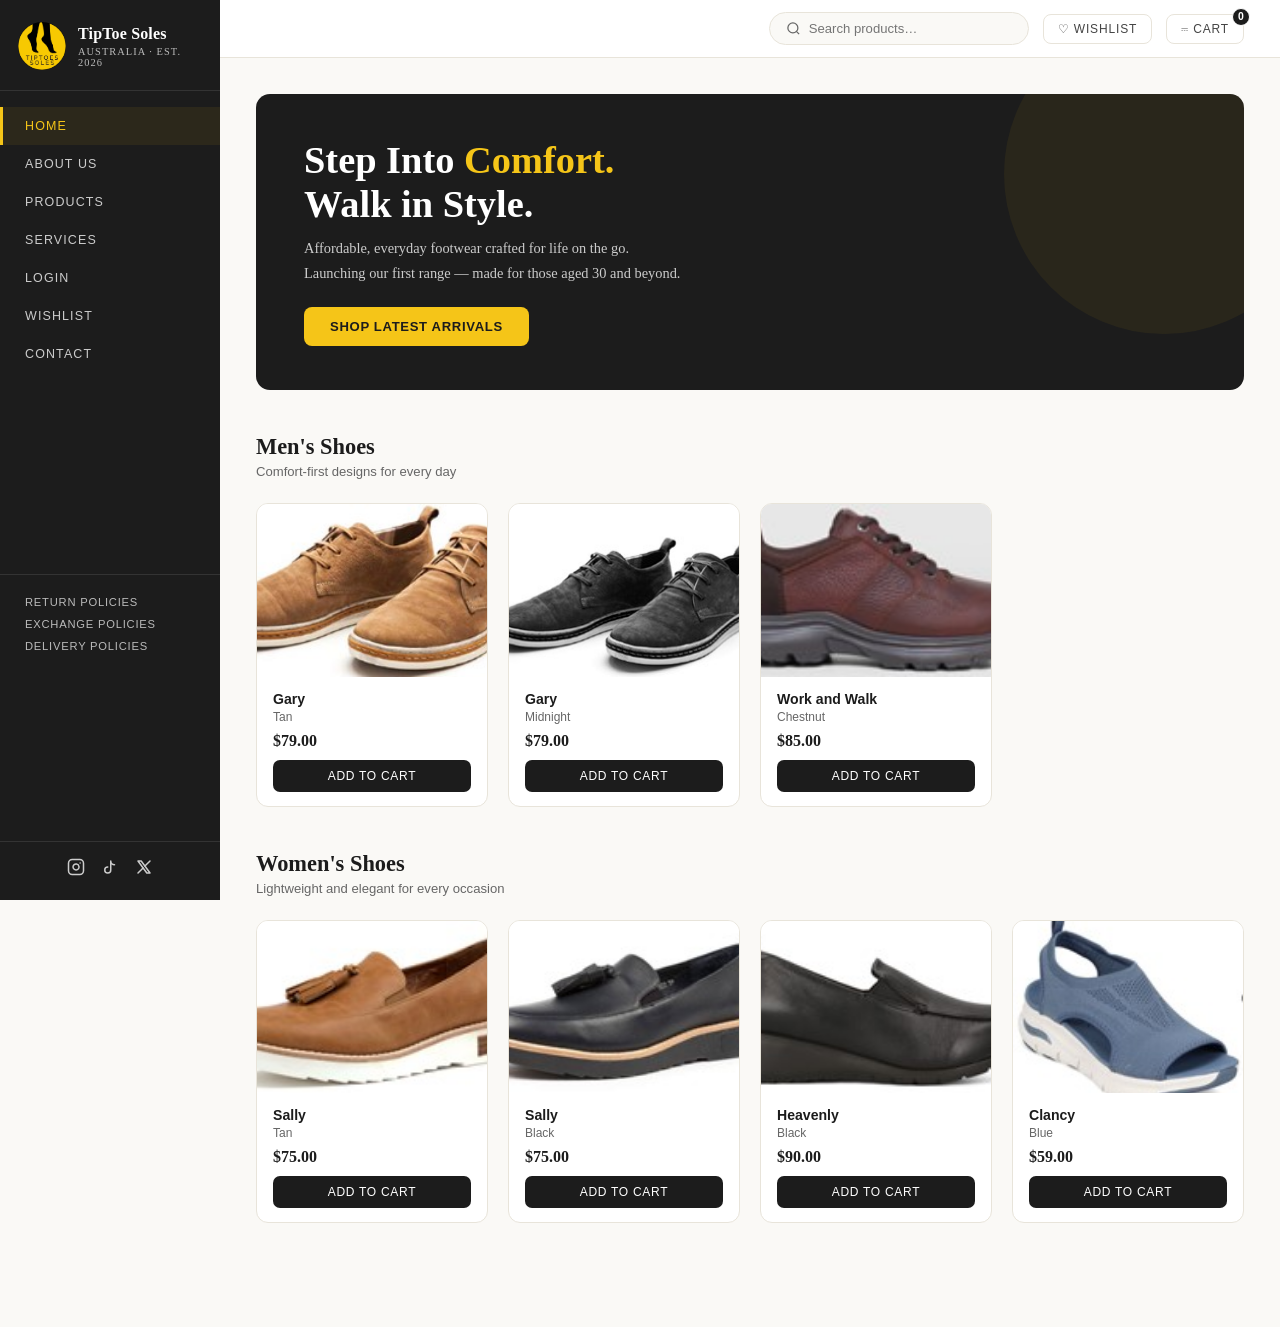
<file: docs/index.html>
<!DOCTYPE html>
<html lang="en">
<head>
  <meta charset="UTF-8" />
  <meta name="viewport" content="width=device-width, initial-scale=1.0" />
  <title>TipToe Soles – Comfort Footwear Australia</title>
  <link rel="stylesheet" href="css/style.css" />
</head>
<body>

  <aside id="aside">
    <a class="logo-area" href="#" onclick="nav('home'); return false;" aria-label="TipToe Soles Home">
      <img src="images/TipToe_Soles_Logo_colour.png" alt="TipToe Soles Logo" />
      <div>
        <div class="logo-name">TipToe Soles</div>
        <div class="logo-sub">Australia · Est. 2026</div>
      </div>
    </a>
    <nav aria-label="Main Store Navigation">
      <a href="#" class="active" id="nav-home"     onclick="nav('home', this);     return false;">Home</a>
      <a href="#"                id="nav-about"    onclick="nav('about', this);    return false;">About Us</a>
      <a href="#"                id="nav-products" onclick="nav('products', this); return false;">Products</a>
      <a href="#"                id="nav-services" onclick="nav('services', this); return false;">Services</a>
      <a href="#"                id="nav-login"    onclick="nav('login', this);    return false;">Login</a>
      <a href="#"                id="nav-wishlist" onclick="nav('wishlist', this); return false;">Wishlist</a>
      <a href="#"                id="nav-contact"  onclick="nav('contact', this);  return false;">Contact</a>
    </nav>
    <nav class="sidebar-policies" aria-label="Store Policies Navigation">
      <a href="#" onclick="nav('policies', null, 'returns');  return false;">Return Policies</a>
      <a href="#" onclick="nav('policies', null, 'exchange'); return false;">Exchange Policies</a>
      <a href="#" onclick="nav('policies', null, 'delivery'); return false;">Delivery Policies</a>
    </nav>

    <div class="sidebar-socials">
      <a href="https://www.instagram.com" target="_blank" rel="noopener" aria-label="Follow TipToe Soles on Instagram">
        <svg width="18" height="18" viewBox="0 0 24 24" fill="none" stroke="currentColor" stroke-width="2" stroke-linecap="round" stroke-linejoin="round" aria-hidden="true"><rect width="20" height="20" x="2" y="2" rx="5" ry="5"/><path d="M16 11.37A4 4 0 1 1 12.63 8 4 4 0 0 1 16 11.37z"/><line x1="17.5" x2="17.51" y1="6.5" y2="6.5"/></svg>
      </a>
      <a href="https://www.tiktok.com" target="_blank" rel="noopener" aria-label="Follow TipToe Soles on TikTok">
        <svg width="18" height="18" viewBox="0 0 24 24" fill="none" stroke="currentColor" stroke-width="2" stroke-linecap="round" stroke-linejoin="round" aria-hidden="true"><path d="M9 12a4 4 0 1 0 4 4V4a5 5 0 0 0 5 5"/></svg>
      </a>
      <a href="https://www.x.com" target="_blank" rel="noopener" aria-label="Follow TipToe Soles on X">
        <svg width="18" height="18" viewBox="0 0 24 24" fill="none" stroke="currentColor" stroke-width="2" stroke-linecap="round" stroke-linejoin="round" aria-hidden="true"><path d="M4 4l11.733 16h4.267l-11.733 -16z"/><path d="M4 20l6.768 -6.768m2.46 -2.46l6.772 -6.772"/></svg>
      </a>
    </div>
  </aside>

  <main>

    <header>
      <button class="ham" id="ham" onclick="toggleSidebar()" aria-label="Open navigation menu">
        <span></span><span></span><span></span>
      </button>
      <div class="search-box">
        <button type="button" class="search-submit-btn" onclick="if(typeof handleSearch === 'function') { handleSearch(); } else { alert('Search triggered!'); }" aria-label="Submit search query">
          <svg width="15" height="15" viewBox="0 0 24 24" fill="none" stroke="currentColor" stroke-width="2" aria-hidden="true">
            <circle cx="11" cy="11" r="8"/><path d="m21 21-4.35-4.35"/>
          </svg>
        </button>
        <input type="search" id="site-search" placeholder="Search products…" aria-label="Search products" />
      </div>
      <button class="hdr-btn" onclick="nav('wishlist')">&#9825; Wishlist</button>
      <div class="cart-btn-wrap">
        <button class="hdr-btn" onclick="openCart()" aria-label="View shopping cart">&#9107; Cart</button>
        <span id="cart-badge" aria-live="polite">0</span>
      </div>
    </header>

    <section class="page active" id="page-home" aria-label="Home">
      <div class="banner">
        <div class="banner-copy">
          <h1>Step Into <em>Comfort.</em><br>Walk in Style.</h1>
          <p>Affordable, everyday footwear crafted for life on the go. Launching our first range — made for those aged 30 and beyond.</p>
          <button class="btn-primary" onclick="nav('products')">Shop Latest Arrivals</button>
        </div>
      </div>

      <div class="section-head"><h2>Men's Shoes</h2><p>Comfort-first designs for every day</p></div>
      <div class="prod-grid">
        <button type="button" class="prod-card" onclick="openProduct(1)" aria-label="View product details for Gary Tan">
          <img src="images/Gary_Tan.jpg" alt="Gary Tan comfort shoe profile" />
          <span class="prod-info">
            <span class="prod-title-text">Gary</span><span class="colour">Tan</span>
            <span class="price">$79.00</span>
            <span class="btn-cart" onclick="event.stopPropagation(); openProduct(1)">Add to Cart</span>
          </span>
        </button>
        <button type="button" class="prod-card" onclick="openProduct(2)" aria-label="View product details for Gary Midnight">
          <img src="images/Gary_Black.jpg" alt="Gary Midnight black shoe profile" />
          <span class="prod-info">
            <span class="prod-title-text">Gary</span><span class="colour">Midnight</span>
            <span class="price">$79.00</span>
            <span class="btn-cart" onclick="event.stopPropagation(); openProduct(2)">Add to Cart</span>
          </span>
        </button>
        <button type="button" class="prod-card" onclick="openProduct(3)" aria-label="View product details for Work and Walk Chestnut">
          <img src="images/Work_and_Walk_Chesnut.jpg" alt="Work and Walk Chestnut support boot" />
          <span class="prod-info">
            <span class="prod-title-text">Work and Walk</span><span class="colour">Chestnut</span>
            <span class="price">$85.00</span>
            <span class="btn-cart" onclick="event.stopPropagation(); openProduct(3)">Add to Cart</span>
          </span>
        </button>
      </div>

      <div class="section-head"><h2>Women's Shoes</h2><p>Lightweight and elegant for every occasion</p></div>
      <div class="prod-grid">
        <button type="button" class="prod-card" onclick="openProduct(4)" aria-label="View product details for Sally Tan">
          <img src="images/Sally_Tan.jpg" alt="Sally Tan casual support flat" />
          <span class="prod-info">
            <span class="prod-title-text">Sally</span><span class="colour">Tan</span>
            <span class="price">$75.00</span>
            <span class="btn-cart" onclick="event.stopPropagation(); openProduct(4)">Add to Cart</span>
          </span>
        </button>
        <button type="button" class="prod-card" onclick="openProduct(5)" aria-label="View product details for Sally Black">
          <img src="images/Sally_Black.jpg" alt="Sally Black casual support flat" />
          <span class="prod-info">
            <span class="prod-title-text">Sally</span><span class="colour">Black</span>
            <span class="price">$75.00</span>
            <span class="btn-cart" onclick="event.stopPropagation(); openProduct(5)">Add to Cart</span>
          </span>
        </button>
        <button type="button" class="prod-card" onclick="openProduct(6)" aria-label="View product details for Heavenly Black">
          <img src="images/Heavenly_Black.jpg" alt="Heavenly Black cushioned walking shoe" />
          <span class="prod-info">
            <span class="prod-title-text">Heavenly</span><span class="colour">Black</span>
            <span class="price">$90.00</span>
            <span class="btn-cart" onclick="event.stopPropagation(); openProduct(6)">Add to Cart</span>
          </span>
        </button>
        <button type="button" class="prod-card" onclick="openProduct(7)" aria-label="View product details for Clancy Blue">
          <img src="images/Clancy_Blue.jpg" alt="Clancy Blue everyday lightweight flat" />
          <span class="prod-info">
            <span class="prod-title-text">Clancy</span><span class="colour">Blue</span>
            <span class="price">$59.00</span>
            <span class="btn-cart" onclick="event.stopPropagation(); openProduct(7)">Add to Cart</span>
          </span>
        </button>
      </div>
    </section>

    <section class="page" id="page-about" aria-label="About Us">
      <h1 class="pg-title">About Us</h1>
      <p class="pg-sub">Who we are and what we stand for</p>
      <div class="about-intro">
        <p>TipToe Soles is an Australian owned and operated company. We aim to provide comfortable footwear at affordable prices to customers within Australia and around the world. Our first range of products focuses on comfort and daily wear shoes, designed for those aged 30 and above who value quality and practicality.</p>
      </div>
      <div class="about-cards">
        <div class="acard"><h2>Our Mission</h2><p>To be the go-to affordable footwear brand in Australia and internationally — offering comfort, style and value in every pair.</p></div>
        <div class="acard"><h2>Our Products</h2><p>Our debut range includes carefully crafted men's and women's shoes with features like orthotic-friendly insoles, breathable mesh linings, and durable rubber soles.</p></div>
        <div class="acard"><h2>Contact Us</h2><ul><li>322 Avondale Road, Enfield NSW 2133</li><li>02 9210 5000</li><li>TipToeShoes@gmail.com</li></ul></div>
        <div class="acard"><h2>Why TipToe Soles?</h2><ul><li>Australian owned and operated</li><li>Affordable everyday pricing</li><li>Free returns on orders over $60</li><li>Fast Australia Post delivery</li></ul></div>
      </div>
    </section>

    <section class="page" id="page-products" aria-label="Products">
      <h1 class="pg-title">Products</h1>
      <p class="pg-sub">Browse our full range of comfort footwear</p>

      <div class="section-head"><h2>Men's Shoes</h2><p>US sizes 6–11 available</p></div>
      <div class="prod-grid">
        <button type="button" class="prod-card" onclick="openProduct(1)" aria-label="View Gary Tan product options">
          <img src="images/Gary_Tan.jpg" alt="Gary Tan variant layout" />
          <span class="prod-info"><span class="prod-title-text" style="font-weight: bold; font-size: 0.88rem; display: block; margin-bottom: 3px;">Gary</span><span class="colour">Tan · US 6–11</span><span class="price">$79.00</span>
          <span class="btn-cart" onclick="event.stopPropagation(); openProduct(1)">Add to Cart</span></span>
        </button>
        <button type="button" class="prod-card" onclick="openProduct(2)" aria-label="View Gary Midnight product options">
          <img src="images/Gary_Black.jpg" alt="Gary Midnight variant layout" />
          <span class="prod-info"><span class="prod-title-text" style="font-weight: bold; font-size: 0.88rem; display: block; margin-bottom: 3px;">Gary</span><span class="colour">Midnight · US 6–11</span><span class="price">$79.00</span>
          <span class="btn-cart" onclick="event.stopPropagation(); openProduct(2)">Add to Cart</span></span>
        </button>
        <button type="button" class="prod-card" onclick="openProduct(3)" aria-label="View Work and Walk Chestnut product options">
          <img src="images/Work_and_Walk_Chesnut.jpg" alt="Work and Walk Variant layout" />
          <span class="prod-info"><span class="prod-title-text" style="font-weight: bold; font-size: 0.88rem; display: block; margin-bottom: 3px;">Work and Walk</span><span class="colour">Chestnut · US 6–11</span><span class="price">$85.00</span>
          <span class="btn-cart" onclick="event.stopPropagation(); openProduct(3)">Add to Cart</span></span>
        </button>
      </div>

      <div class="section-head"><h2>Women's Shoes</h2><p>US sizes 6–11 available</p></div>
      <div class="prod-grid">
        <button type="button" class="prod-card" onclick="openProduct(4)" aria-label="View Sally Tan product options">
          <img src="images/Sally_Tan.jpg" alt="Sally Tan shoe edition" />
          <span class="prod-info"><span class="prod-title-text" style="font-weight: bold; font-size: 0.88rem; display: block; margin-bottom: 3px;">Sally</span><span class="colour">Tan · US 6–11</span><span class="price">$75.00</span>
          <span class="btn-cart" onclick="event.stopPropagation(); openProduct(4)">Add to Cart</span></span>
        </button>
        <button type="button" class="prod-card" onclick="openProduct(5)" aria-label="View Sally Black product options">
          <img src="images/Sally_Black.jpg" alt="Sally Black shoe edition" />
          <span class="prod-info"><span class="prod-title-text" style="font-weight: bold; font-size: 0.88rem; display: block; margin-bottom: 3px;">Sally</span><span class="colour">Black · US 6–11</span><span class="price">$75.00</span>
          <span class="btn-cart" onclick="event.stopPropagation(); openProduct(5)">Add to Cart</span></span>
        </button>
        <button type="button" class="prod-card" onclick="openProduct(6)" aria-label="View Heavenly Black product options">
          <img src="images/Heavenly_Black.jpg" alt="Heavenly Black shoe edition" />
          <span class="prod-info"><span class="prod-title-text" style="font-weight: bold; font-size: 0.88rem; display: block; margin-bottom: 3px;">Heavenly</span><span class="colour">Black · US 6–11</span><span class="price">$90.00</span>
          <span class="btn-cart" onclick="event.stopPropagation(); openProduct(6)">Add to Cart</span></span>
        </button>
        <button type="button" class="prod-card" onclick="openProduct(7)" aria-label="View Clancy Blue product options">
          <img src="images/Clancy_Blue.jpg" alt="Clancy Blue shoe edition" />
          <span class="prod-info"><span class="prod-title-text" style="font-weight: bold; font-size: 0.88rem; display: block; margin-bottom: 3px;">Clancy</span><span class="colour">Blue · US 6–11</span><span class="price">$59.00</span>
          <span class="btn-cart" onclick="event.stopPropagation(); openProduct(7)">Add to Cart</span></span>
        </button>
      </div>
    </section>

    <section class="page" id="page-services" aria-label="Services">
      <h1 class="pg-title">Services</h1>
      <p class="pg-sub">How we take care of you</p>
      <div class="svc-grid">
        <div class="svc"><div class="svc-ico"><svg width="18" height="18" viewBox="0 0 24 24" fill="none" stroke="#7A5800" stroke-width="2" aria-hidden="true"><path d="M5 12h14M12 5l7 7-7 7"/></svg></div><h2>Free Returns</h2><p>Free returns on all items over $60 within 28 days of your order date. Items must be unworn and in original packaging.</p></div>
        <div class="svc"><div class="svc-ico"><svg width="18" height="18" viewBox="0 0 24 24" fill="none" stroke="#7A5800" stroke-width="2" aria-hidden="true"><rect x="1" y="3" width="15" height="13" rx="2"/><path d="m16 8 5 2v5h-5V8z"/><circle cx="5.5" cy="18.5" r="2.5"/><circle cx="18.5" cy="18.5" r="2.5"/></svg></div><h2>Fast Delivery</h2><p>Express and standard shipping via Australia Post. Orders placed before noon AEST are dispatched same business day.</p></div>
        <div class="svc"><div class="svc-ico"><svg width="18" height="18" viewBox="0 0 24 24" fill="none" stroke="#7A5800" stroke-width="2" aria-hidden="true"><path d="M22 16.92v3a2 2 0 0 1-2.18 2 19.79 19.79 0 0 1-8.63-3.07A19.5 19.5 0 0 1 4.69 12 19.79 19.79 0 0 1 1.61 3.35 2 2 0 0 1 3.6 1h3a2 2 0 0 1 2 1.72c.127.96.361 1.903.7 2.81a2 2 0 0 1-.45 2.11L7.91 8.6a16 16 0 0 0 6 6l.96-.96a2 2 0 0 1 2.11-.45c.907.339 1.85.573 2.81.7A2 2 0 0 1 22 16.92z"/></svg></div><h2>Customer Support</h2><p>Reach us by phone at 02 9210 5000 or email TipToeShoes@gmail.com. We're here Monday to Friday.</p></div>
        <div class="svc"><div class="svc-ico"><svg width="18" height="18" viewBox="0 0 24 24" fill="none" stroke="#7A5800" stroke-width="2" aria-hidden="true"><path d="M12 22s8-4 8-10V5l-8-3-8 3v7c0 6 8 10 8 10z"/></svg></div><h2>Secure Payments</h2><p>All transactions are secured. We support debit, credit cards and PayPal via our payment gateway.</p></div>
        <div class="svc"><div class="svc-ico"><svg width="18" height="18" viewBox="0 0 24 24" fill="none" stroke="#7A5800" stroke-width="2" aria-hidden="true"><path d="M20.84 4.61a5.5 5.5 0 0 0-7.78 0L12 5.67l-1.06-1.06a5.5 5.5 0 0 0-7.78 7.78l1.06 1.06L12 21.23l7.78-7.78 1.06-1.06a5.5 5.5 0 0 0 0-7.78z"/></svg></div><h2>Wishlist</h2><p>Save your favourite styles and come back to them any time. Never lose track of a pair you love.</p></div>
        <div class="svc"><div class="svc-ico"><svg width="18" height="18" viewBox="0 0 24 24" fill="none" stroke="#7A5800" stroke-width="2" aria-hidden="true"><circle cx="11" cy="11" r="8"/><path d="m21 21-4.35-4.35"/></svg></div><h2>Easy Search</h2><p>Find exactly what you need quickly with our product search and category browsing.</p></div>
      </div>
    </section>

    <section class="page" id="page-login" aria-label="Login">
      <div class="login-center">
        <div class="login-box">
          <h2>Welcome Back</h2>
          <p class="sub">Sign in to your TipToe Soles account</p>
          <div class="form-group"><label for="email">Email address</label><input type="email" id="email" placeholder="you@example.com" autocomplete="email" /></div>
          <div class="form-group"><label for="password">Password</label><input type="password" id="password" placeholder="••••••••" autocomplete="current-password" /></div>
          <button class="btn-dark">Sign In</button>
          <div class="divider">— or —</div>
          <button class="btn-dark" style="background:#f5f3ee;color:#1C1C1C;border:1.5px solid #E8E4DA;">Create an Account</button>
        </div>
      </div>
    </section>

    <section class="page" id="page-wishlist" aria-label="Wishlist">
      <h1 class="pg-title">Wishlist</h1>
      <p class="pg-sub">Items you've saved</p>
      <div class="empty-state">
        <svg width="48" height="48" viewBox="0 0 24 24" fill="none" stroke="#ddd" stroke-width="1.5" aria-hidden="true"><path d="M20.84 4.61a5.5 5.5 0 0 0-7.78 0L12 5.67l-1.06-1.06a5.5 5.5 0 0 0-7.78 7.78l1.06 1.06L12 21.23l7.78-7.78 1.06-1.06a5.5 5.5 0 0 0 0-7.78z"/></svg>
        <p>Your wishlist is empty. Browse our products and save your favourites!</p>
        <br /><button class="btn-primary" onclick="nav('products')">Browse Products</button>
      </div>
    </section>

    <section class="page" id="page-contact" aria-label="Contact">
      <h1 class="pg-title">Contact Us</h1>
      <p class="pg-sub">We'd love to hear from you</p>
      <div class="contact-layout">
        <div>
          <div class="form-group"><label for="cname">Full name</label><input type="text" id="cname" placeholder="Your name" /></div>
          <div class="form-group"><label for="cemail">Email</label><input type="email" id="cemail" placeholder="you@example.com" /></div>
          <div class="form-group"><label for="csubject">Subject</label>
            <select id="csubject"><option>General enquiry</option><option>Order issue</option><option>Returns &amp; exchanges</option><option>Product question</option><option>Feedback</option></select>
          </div>
          <div class="form-group"><label for="cmsg">Message</label><textarea id="cmsg" placeholder="How can we help?"></textarea></div>
          <button class="btn-dark">Send Message</button>
        </div>
        <div class="contact-info-cards">
          <div class="ci"><div class="ci-label">Address</div><p>322 Avondale Road<br />Enfield NSW 2133</p></div>
          <div class="ci"><div class="ci-label">Phone</div><p>02 9210 5000</p></div>
          <div class="ci"><div class="ci-label">Email</div><p>TipToeShoes@gmail.com</p></div>
          <div class="ci"><div class="ci-label">Business Hours</div><p>Monday – Friday<br />9:00am – 5:00pm AEST</p></div>
        </div>
      </div>
    </section>

    <section class="page" id="page-policies" aria-label="Policies">
      <h1 class="pg-title">Policies</h1>
      <p class="pg-sub">Our commitments to you</p>
      <div class="policy-tabs" role="tablist" aria-label="Policy Information Tabs">
        <button class="ptab active" id="tab-returns" role="tab" aria-selected="true" aria-controls="pol-returns" onclick="showPol('returns', this)">Returns</button>
        <button class="ptab"        id="tab-exchange" role="tab" aria-selected="false" aria-controls="pol-exchange" onclick="showPol('exchange', this)">Exchange</button>
        <button class="ptab"        id="tab-delivery" role="tab" aria-selected="false" aria-controls="pol-delivery" onclick="showPol('delivery', this)">Delivery</button>
      </div>
      <div class="policy-box">
        <div class="policy-section active" id="pol-returns" role="tabpanel" aria-labelledby="tab-returns">
          <h2>Return Policy</h2>
          <div class="note-box">FREE RETURNS on all items over $60 within 28 days of the order date.</div>
          <p>TipToe Soles is confident that you will be happy with your purchase. If for any reason this is not the case, we offer free returns for items over $60 within 28 days of the order date.</p>
          <p style="margin-top:10px">To be eligible for a return, items must:</p>
          <ul><li>Be returned within 28 days of the order date</li><li>Be unworn with original tags still attached</li><li>Have no dirty marks or damaged soles</li><li>Be returned in the original, undamaged shoe box</li></ul>
          <p style="margin-top:10px">Please note: postage is non-refundable. TipToe Soles will not take responsibility for returned items not received if registered post is not used.</p>
        </div>
        <div class="policy-section" id="pol-exchange" role="tabpanel" aria-labelledby="tab-exchange" style="display:none">
          <h2>Exchange Policy</h2>
          <p>We want you to love your TipToe Soles purchase. If you need a different size or colour, we're happy to assist with an exchange within 28 days of purchase.</p>
          <p style="margin-top:10px">Items exchanged must meet the same conditions as our returns policy — unworn, original tags, original packaging.</p>
        </div>
        <div class="policy-section" id="pol-delivery" role="tabpanel" aria-labelledby="tab-delivery" style="display:none">
          <h2>Delivery Policy</h2>
          <p>Orders placed before noon AEST will be packed and dispatched on business days via Australia Post.</p>
          <p style="margin-top:12px"><strong>Express Shipping:</strong></p>
          <ul><li>1–2 business days — Victoria</li><li>1–3 business days — NSW, ACT, SA &amp; QLD metro</li><li>2–5 business days — WA, NT, Tasmania</li></ul>
          <p style="margin-top:12px"><strong>Standard Shipping:</strong></p>
          <ul><li>1–3 business days — Victoria</li><li>2–6 business days — NSW, ACT, SA &amp; QLD metro</li><li>3–10 business days — WA, NT, Tasmania</li></ul>
        </div>
      </div>
    </section>

  </main>

  <div class="modal-overlay" id="product-modal" role="dialog" aria-modal="true" aria-labelledby="modal-name">
    <div class="modal-box">
      <button class="modal-close" onclick="closeModal('product-modal')" aria-label="Close modal">✕</button>
      <div class="product-modal-img">
        <img id="modal-img" src="[data-uri]" alt="Product detail thumbnail" />
      </div>
      <div class="product-modal-info">
        <div class="modal-category" id="modal-category"></div>
        <p class="modal-heading-fallback" id="modal-name">Product Details</p>
        <div class="modal-price" id="modal-price"></div>
        <p class="modal-desc" id="modal-desc"></p>
        <div class="size-label" id="size-selection-heading">Select a size</div>
        <div class="size-grid" id="modal-sizes" role="group" aria-labelledby="size-selection-heading"></div>
        <button class="btn-primary" id="modal-add-btn" style="width:100%">Add to Cart</button>
      </div>
    </div>
  </div>

  <div class="modal-overlay" id="cart-modal" role="dialog" aria-modal="true" aria-labelledby="cart-heading">
    <div class="modal-box">
      <div class="modal-header">
        <p class="modal-heading-fallback" id="cart-heading">Your Cart</p>
        <button class="modal-close" onclick="closeModal('cart-modal')" aria-label="Close shopping cart" style="position:relative;top:auto;right:auto;">✕</button>
      </div>
      <div class="cart-items" id="cart-items" aria-live="polite"></div>
      <div class="cart-footer" id="cart-footer" style="display:none">
        <div class="cart-total-row">
          <span class="label">Total</span>
          <span class="amount" id="cart-total">$0.00</span>
        </div>
        <button class="btn-primary" style="width:100%" onclick="openCheckout()">Proceed to Checkout</button>
      </div>
    </div>
  </div>

  <div class="modal-overlay" id="checkout-modal" role="dialog" aria-modal="true" aria-labelledby="checkout-heading">
    <div class="modal-box">
      <div class="modal-header">
        <p class="modal-heading-fallback" id="checkout-heading">Checkout</p>
        <button class="modal-close" onclick="closeModal('checkout-modal')" aria-label="Close checkout" style="position:relative;top:auto;right:auto;">✕</button>
      </div>
      <div class="checkout-body">

        <div class="checkout-section-title">Order Summary</div>
        <div class="checkout-summary" id="checkout-summary" aria-live="polite"></div>
        <div class="checkout-total-row">
          <span class="label">Total</span>
          <span class="amount" id="checkout-total"></span>
        </div>

        <div class="checkout-section-title">Delivery Details</div>
        <div class="form-group"><label for="co-name">Full name</label><input type="text" id="co-name" placeholder="Your name" /></div>
        <div class="form-group"><label for="co-email">Email</label><input type="email" id="co-email" placeholder="you@example.com" /></div>
        <div class="form-group"><label for="co-address">Delivery address</label><input type="text" id="co-address" placeholder="Street, City, State, Postcode" /></div>

        <div class="checkout-section-title">Payment</div>
        <div class="form-group"><label for="co-card">Card number</label><input type="text" id="co-card" placeholder="1234 5678 9012 3456" maxlength="19" /></div>
        <div style="display:grid;grid-template-columns:1fr 1fr;gap:12px">
          <div class="form-group"><label for="co-expiry">Expiry</label><input type="text" id="co-expiry" placeholder="MM / YY" maxlength="7" /></div>
          <div class="form-group"><label for="co-cvv">CVV</label><input type="text" id="co-cvv" placeholder="123" maxlength="3" /></div>
        </div>

        <button class="btn-primary" style="width:100%;margin-top:8px" onclick="submitCheckout()">Place Order</button>
      </div>
    </div>
  </div>

  <div id="toast" role="alert" aria-live="assertive"></div>

  <script src="js/main.js"></script>
</body>
</html>
</file>
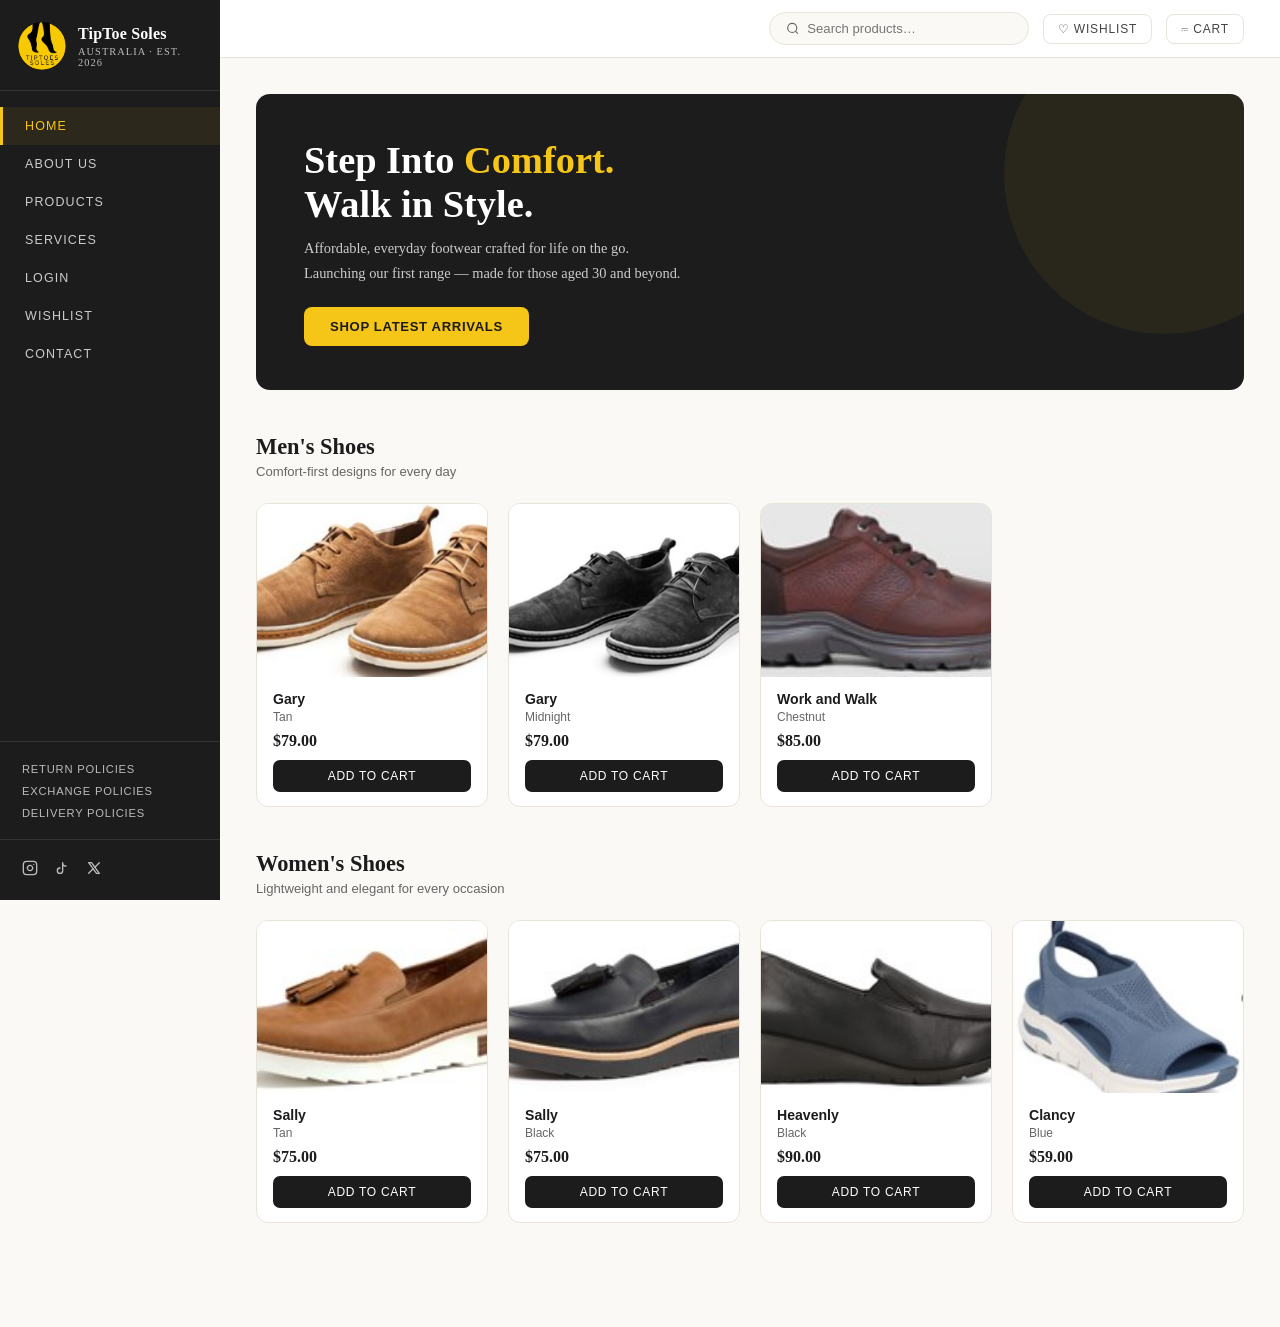
<file: tiptoe_soles 2/index.html>
<!DOCTYPE html>
<html lang="en">
<head>
  <meta charset="UTF-8" />
  <meta name="viewport" content="width=device-width, initial-scale=1.0" />
  <title>TipToe Soles – Comfort Footwear Australia</title>
  <link rel="stylesheet" href="css/style.css" />
</head>
<body>

  <!-- ==========================SIDEBAR============================================ -->
  <aside id="aside">
    <a class="logo-area" href="#" onclick="nav('home'); return false;">
      <img src="images/TipToe_Soles_Logo_colour.png" alt="TipToe Soles Logo" />
      <div>
        <div class="logo-name">TipToe Soles</div>
        <div class="logo-sub">Australia · Est. 2026</div>
      </div>
    </a>

    <nav aria-label="Main Navigation">
      <a href="#" class="active" id="nav-home"     onclick="nav('home', this);     return false;">Home</a>
      <a href="#"                id="nav-about"    onclick="nav('about', this);    return false;">About Us</a>
      <a href="#"                id="nav-products" onclick="nav('products', this); return false;">Products</a>
      <a href="#"                id="nav-services" onclick="nav('services', this); return false;">Services</a>
      <a href="#"                id="nav-login"    onclick="nav('login', this);    return false;">Login</a>
      <a href="#"                id="nav-wishlist" onclick="nav('wishlist', this); return false;">Wishlist</a>
      <a href="#"                id="nav-contact"  onclick="nav('contact', this);  return false;">Contact</a>
    </nav>

    <div class="sidebar-policies">
      <a href="#" onclick="nav('policies', null, 'returns');  return false;">Return Policies</a>
      <a href="#" onclick="nav('policies', null, 'exchange'); return false;">Exchange Policies</a>
      <a href="#" onclick="nav('policies', null, 'delivery'); return false;">Delivery Policies</a>
    </div>

    <!-- SOCIAL MEDIA LINKS -->
    <div class="sidebar-socials">
      <a href="https://www.instagram.com" target="_blank" rel="noopener" aria-label="Follow TipToe Soles on Instagram">
        <svg width="16" height="16" viewBox="0 0 24 24" fill="none" stroke="currentColor" stroke-width="2" stroke-linecap="round" stroke-linejoin="round" aria-hidden="true"><rect width="20" height="20" x="2" y="2" rx="5" ry="5"/><path d="M16 11.37A4 4 0 1 1 12.63 8 4 4 0 0 1 16 11.37z"/><line x1="17.5" x2="17.51" y1="6.5" y2="6.5"/></svg>
      </a>
      <a href="https://www.tiktok.com" target="_blank" rel="noopener" aria-label="Follow TipToe Soles on TikTok">
        <svg width="16" height="16" viewBox="0 0 24 24" fill="none" stroke="currentColor" stroke-width="2" stroke-linecap="round" stroke-linejoin="round" aria-hidden="true"><path d="M9 12a4 4 0 1 0 4 4V4a5 5 0 0 0 5 5"/></svg>
      </a>
      <a href="https://www.x.com" target="_blank" rel="noopener" aria-label="Follow TipToe Soles on X">
        <svg width="16" height="16" viewBox="0 0 24 24" fill="none" stroke="currentColor" stroke-width="2" stroke-linecap="round" stroke-linejoin="round" aria-hidden="true"><path d="M4 4l11.733 16h4.267l-11.733 -16z"/><path d="M4 20l6.768 -6.768m2.46 -2.46l6.772 -6.772"/></svg>
      </a>
    </div>
  </aside>

  <!-- ==================MAIN========================= -->
  <main>

    <!-- TOPBAR -->
    <header>
      <button class="ham" id="ham" onclick="toggleSidebar()" aria-label="Toggle navigation menu">
        <span></span>
        <span></span>
        <span></span>
      </button>
      <div class="search-box">
        <svg width="15" height="15" viewBox="0 0 24 24" fill="none" stroke="#666" stroke-width="2" aria-hidden="true">
          <circle cx="11" cy="11" r="8"/>
          <path d="m21 21-4.35-4.35"/>
        </svg>
        <input type="search" placeholder="Search products…" aria-label="Search products" />
      </div>
      <button class="hdr-btn" onclick="nav('wishlist')">&#9825; Wishlist</button>
      <button class="hdr-btn">&#9107; Cart</button>
    </header>

    <!-- ============================================
         HOME PAGE
         ============================================ -->
    <section class="page active" id="page-home" aria-label="Home">

      <!-- Hero Banner -->
      <div class="banner">
        <div class="banner-copy">
          <h1>Step Into <em>Comfort.</em><br>Walk in Style.</h1>
          <p>Affordable, everyday footwear crafted for life on the go. Launching our first range — made for those aged 30 and beyond.</p>
          <button class="btn-primary" onclick="nav('products')">Shop Latest Arrivals</button>
        </div>
      </div>

      <!-- Men's Shoes -->
      <div class="section-head">
        <h2>Men's Shoes</h2>
        <p>Comfort-first designs for every day</p>
      </div>
      <div class="prod-grid">
        <div class="prod-card">
          <img src="images/Gary_Tan.jpg" alt="Gary — Tan leather shoe profile" />
          <div class="prod-info">
            <h3>Gary</h3>
            <div class="colour">Tan</div>
            <div class="price">$79.00</div>
            <button class="btn-cart" aria-label="Add Gary Tan to cart">Add to Cart</button>
          </div>
        </div>
        <div class="prod-card">
          <img src="images/Gary_Black.jpg" alt="Gary — Midnight black leather shoe profile" />
          <div class="prod-info">
            <h3>Gary</h3>
            <div class="colour">Midnight</div>
            <div class="price">$79.00</div>
            <button class="btn-cart" aria-label="Add Gary Midnight to cart">Add to Cart</button>
          </div>
        </div>
        <div class="prod-card">
          <img src="images/Work_and_Walk_Chesnut.jpg" alt="Work and Walk — Chestnut outdoor boot" />
          <div class="prod-info">
            <h3>Work and Walk</h3>
            <div class="colour">Chestnut</div>
            <div class="price">$85.00</div>
            <button class="btn-cart" aria-label="Add Work and Walk to cart">Add to Cart</button>
          </div>
        </div>
      </div>

      <!-- Women's Shoes -->
      <div class="section-head">
        <h2>Women's Shoes</h2>
        <p>Lightweight and elegant for every occasion</p>
      </div>
      <div class="prod-grid">
        <div class="prod-card">
          <img src="images/Sally_Tan.jpg" alt="Sally — Tan support flat shoe" />
          <div class="prod-info">
            <h3>Sally</h3>
            <div class="colour">Tan</div>
            <div class="price">$75.00</div>
            <button class="btn-cart" aria-label="Add Sally Tan to cart">Add to Cart</button>
          </div>
        </div>
        <div class="prod-card">
          <img src="images/Sally_Black.jpg" alt="Sally — Black support flat shoe" />
          <div class="prod-info">
            <h3>Sally</h3>
            <div class="colour">Black</div>
            <div class="price">$75.00</div>
            <button class="btn-cart" aria-label="Add Sally Black to cart">Add to Cart</button>
          </div>
        </div>
        <div class="prod-card">
          <img src="images/Heavenly_Black.jpg" alt="Heavenly — Cushion lined black walking shoe" />
          <div class="prod-info">
            <h3>Heavenly</h3>
            <div class="colour">Black</div>
            <div class="price">$90.00</div>
            <button class="btn-cart" aria-label="Add Heavenly to cart">Add to Cart</button>
          </div>
        </div>
        <div class="prod-card">
          <img src="images/Clancy_Blue.jpg" alt="Clancy — Light blue flexible canvas shoe" />
          <div class="prod-info">
            <h3>Clancy</h3>
            <div class="colour">Blue</div>
            <div class="price">$59.00</div>
            <button class="btn-cart" aria-label="Add Clancy to cart">Add to Cart</button>
          </div>
        </div>
      </div>

    </section>

    <!-- ============================================
         ABOUT US
         ============================================ -->
    <section class="page" id="page-about" aria-label="About Us">
      <h1 class="pg-title">About Us</h1>
      <p class="pg-sub">Who we are and what we stand for</p>

      <div class="about-intro">
        <p>TipToe Soles is an Australian owned and operated company. We aim to provide comfortable footwear at affordable prices to customers within Australia and around the world. Our first range of products focuses on comfort and daily wear shoes, designed for those aged 30 and above who value quality and practicality.</p>
      </div>

      <div class="about-cards">
        <div class="acard">
          <h2>Our Mission</h2>
          <p>To be the go-to affordable footwear brand in Australia and internationally — offering comfort, style and value in every pair.</p>
        </div>
        <div class="acard">
          <h2>Our Products</h2>
          <p>Our debut range includes carefully crafted men's and women's shoes with features like orthotic-friendly insoles, breathable mesh linings, and durable rubber soles.</p>
        </div>
        <div class="acard">
          <h2>Contact Us</h2>
          <ul>
            <li>322 Avondale Road, Enfield NSW 2133</li>
            <li>02 9210 5000</li>
            <li>TipToeShoes@gmail.com</li>
          </ul>
        </div>
        <div class="acard">
          <h2>Why TipToe Soles?</h2>
          <ul>
            <li>Australian owned and operated</li>
            <li>Affordable everyday pricing</li>
            <li>Free returns on orders over $60</li>
            <li>Fast Australia Post delivery</li>
          </ul>
        </div>
      </div>
    </section>

    <!-- ============================================
         PRODUCTS
         ============================================ -->
    <section class="page" id="page-products" aria-label="Products">
      <h1 class="pg-title">Products</h1>
      <p class="pg-sub">Browse our full range of comfort footwear</p>

      <div class="section-head">
        <h2>Men's Shoes</h2>
        <p>US sizes 6–11 available</p>
      </div>
      <div class="prod-grid">
        <div class="prod-card">
          <img src="images/Gary_Tan.jpg" alt="Gary Tan Leather Shoe" />
          <div class="prod-info">
            <h3>Gary</h3>
            <div class="colour">Tan · US 6–11</div>
            <div class="price">$79.00</div>
            <button class="btn-cart">Add to Cart</button>
          </div>
        </div>
        <div class="prod-card">
          <img src="images/Gary_Black.jpg" alt="Gary Midnight Black Shoe" />
          <div class="prod-info">
            <h3>Gary</h3>
            <div class="colour">Midnight · US 6–11</div>
            <div class="price">$79.00</div>
            <button class="btn-cart">Add to Cart</button>
          </div>
        </div>
        <div class="prod-card">
          <img src="images/Work_and_Walk_Chesnut.jpg" alt="Work and Walk Chestnut Leather Shoe" />
          <div class="prod-info">
            <h3>Work and Walk</h3>
            <div class="colour">Chestnut · US 6–11</div>
            <div class="price">$85.00</div>
            <button class="btn-cart">Add to Cart</button>
          </div>
        </div>
      </div>

      <div class="section-head">
        <h2>Women's Shoes</h2>
        <p>US sizes 6–11 available</p>
      </div>
      <div class="prod-grid">
        <div class="prod-card">
          <img src="images/Sally_Tan.jpg" alt="Sally Tan Support Flat" />
          <div class="prod-info">
            <h3>Sally</h3>
            <div class="colour">Tan · US 6–11</div>
            <div class="price">$75.00</div>
            <button class="btn-cart">Add to Cart</button>
          </div>
        </div>
        <div class="prod-card">
          <img src="images/Sally_Black.jpg" alt="Sally Black Support Flat" />
          <div class="prod-info">
            <h3>Sally</h3>
            <div class="colour">Black · US 6–11</div>
            <div class="price">$75.00</div>
            <button class="btn-cart">Add to Cart</button>
          </div>
        </div>
        <div class="prod-card">
          <img src="images/Heavenly_Black.jpg" alt="Heavenly Black Cushioned Shoe" />
          <div class="prod-info">
            <h3>Heavenly</h3>
            <div class="colour">Black · US 6–11</div>
            <div class="price">$90.00</div>
            <button class="btn-cart">Add to Cart</button>
          </div>
        </div>
        <div class="prod-card">
          <img src="images/Clancy_Blue.jpg" alt="Clancy Blue Canvas Flat" />
          <div class="prod-info">
            <h3>Clancy</h3>
            <div class="colour">Blue · US 6–11</div>
            <div class="price">$59.00</div>
            <button class="btn-cart">Add to Cart</button>
          </div>
        </div>
      </div>
    </section>

    <!-- ============================================
         SERVICES
         ============================================ -->
    <section class="page" id="page-services" aria-label="Services">
      <h1 class="pg-title">Services</h1>
      <p class="pg-sub">How we take care of you</p>

      <div class="svc-grid">
        <div class="svc">
          <div class="svc-ico">
            <svg width="18" height="18" viewBox="0 0 24 24" fill="none" stroke="#8A6500" stroke-width="2" aria-hidden="true">
              <path d="M5 12h14M12 5l7 7-7 7"/>
            </svg>
          </div>
          <h2>Free Returns</h2>
          <p>Free returns on all items over $60 within 28 days of your order date. Items must be unworn and in original packaging.</p>
        </div>
        <div class="svc">
          <div class="svc-ico">
            <svg width="18" height="18" viewBox="0 0 24 24" fill="none" stroke="#8A6500" stroke-width="2" aria-hidden="true">
              <rect x="1" y="3" width="15" height="13" rx="2"/>
              <path d="m16 8 5 2v5h-5V8z"/>
              <circle cx="5.5" cy="18.5" r="2.5"/>
              <circle cx="18.5" cy="18.5" r="2.5"/>
            </svg>
          </div>
          <h2>Fast Delivery</h2>
          <p>Express and standard shipping via Australia Post. Orders placed before noon AEST are dispatched same business day.</p>
        </div>
        <div class="svc">
          <div class="svc-ico">
            <svg width="18" height="18" viewBox="0 0 24 24" fill="none" stroke="#8A6500" stroke-width="2" aria-hidden="true">
              <path d="M22 16.92v3a2 2 0 0 1-2.18 2 19.79 19.79 0 0 1-8.63-3.07A19.5 19.5 0 0 1 4.69 12 19.79 19.79 0 0 1 1.61 3.35 2 2 0 0 1 3.6 1h3a2 2 0 0 1 2 1.72c.127.96.361 1.903.7 2.81a2 2 0 0 1-.45 2.11L7.91 8.6a16 16 0 0 0 6 6l.96-.96a2 2 0 0 1 2.11-.45c.907.339 1.85.573 2.81.7A2 2 0 0 1 22 16.92z"/>
            </svg>
          </div>
          <h2>Customer Support</h2>
          <p>Reach us by phone at 02 9210 5000 or email TipToeShoes@gmail.com. We're here Monday to Friday.</p>
        </div>
        <div class="svc">
          <div class="svc-ico">
            <svg width="18" height="18" viewBox="0 0 24 24" fill="none" stroke="#8A6500" stroke-width="2" aria-hidden="true">
              <path d="M12 22s8-4 8-10V5l-8-3-8 3v7c0 6 8 10 8 10z"/>
            </svg>
          </div>
          <h2>Secure Payments</h2>
          <p>All transactions are secured. We support debit, credit cards and PayPal via our payment gateway.</p>
        </div>
        <div class="svc">
          <div class="svc-ico">
            <svg width="18" height="18" viewBox="0 0 24 24" fill="none" stroke="#8A6500" stroke-width="2" aria-hidden="true">
              <path d="M20.84 4.61a5.5 5.5 0 0 0-7.78 0L12 5.67l-1.06-1.06a5.5 5.5 0 0 0-7.78 7.78l1.06 1.06L12 21.23l7.78-7.78 1.06-1.06a5.5 5.5 0 0 0 0-7.78z"/>
            </svg>
          </div>
          <h2>Wishlist</h2>
          <p>Save your favourite styles and come back to them any time. Never lose track of a pair you love.</p>
        </div>
        <div class="svc">
          <div class="svc-ico">
            <svg width="18" height="18" viewBox="0 0 24 24" fill="none" stroke="#8A6500" stroke-width="2" aria-hidden="true">
              <circle cx="11" cy="11" r="8"/>
              <path d="m21 21-4.35-4.35"/>
            </svg>
          </div>
          <h2>Easy Search</h2>
          <p>Find exactly what you need quickly with our product search and category browsing.</p>
        </div>
      </div>
    </section>

    <!-- ============================================
         LOGIN
         ============================================ -->
    <section class="page" id="page-login" aria-label="Login">
      <div class="login-center">
        <div class="login-box">
          <h2>Welcome Back</h2>
          <p class="sub">Sign in to your TipToe Soles account</p>

          <div class="form-group">
            <label for="email">Email address</label>
            <input type="email" id="email" placeholder="you@example.com" autocomplete="email" />
          </div>
          <div class="form-group">
            <label for="password">Password</label>
            <input type="password" id="password" placeholder="••••••••" autocomplete="current-password" />
          </div>

          <button class="btn-dark">Sign In</button>
          <div class="divider">— or —</div>
          <button class="btn-dark" style="background: #f5f3ee; color: #1C1C1C; border: 1.5px solid #E8E4DA;">
            Create an Account
          </button>
        </div>
      </div>
    </section>

    <!-- ============================================
         WISHLIST
         ============================================ -->
    <section class="page" id="page-wishlist" aria-label="Wishlist">
      <h1 class="pg-title">Wishlist</h1>
      <p class="pg-sub">Items you've saved</p>

      <div class="empty-state">
        <svg width="48" height="48" viewBox="0 0 24 24" fill="none" stroke="#ccc" stroke-width="1.5" aria-hidden="true">
          <path d="M20.84 4.61a5.5 5.5 0 0 0-7.78 0L12 5.67l-1.06-1.06a5.5 5.5 0 0 0-7.78 7.78l1.06 1.06L12 21.23l7.78-7.78 1.06-1.06a5.5 5.5 0 0 0 0-7.78z"/>
        </svg>
        <p>Your wishlist is empty. Browse our products and save your favourites!</p>
        <br />
        <button class="btn-primary" onclick="nav('products')">Browse Products</button>
      </div>
    </section>

    <!-- ============================================
         CONTACT
         ============================================ -->
    <section class="page" id="page-contact" aria-label="Contact">
      <h1 class="pg-title">Contact Us</h1>
      <p class="pg-sub">We'd love to hear from you</p>

      <div class="contact-layout">
        <div>
          <div class="form-group">
            <label for="cname">Full name</label>
            <input type="text" id="cname" placeholder="Your name" />
          </div>
          <div class="form-group">
            <label for="cemail">Email</label>
            <input type="email" id="cemail" placeholder="you@example.com" />
          </div>
          <div class="form-group">
            <label for="csubject">Subject</label>
            <select id="csubject">
              <option>General enquiry</option>
              <option>Order issue</option>
              <option>Returns &amp; exchanges</option>
              <option>Product question</option>
              <option>Feedback</option>
            </select>
          </div>
          <div class="form-group">
            <label for="cmsg">Message</label>
            <textarea id="cmsg" placeholder="How can we help?"></textarea>
          </div>
          <button class="btn-dark">Send Message</button>
        </div>

        <div class="contact-info-cards">
          <div class="ci">
            <div class="ci-label">Address</div>
            <p>322 Avondale Road<br />Enfield NSW 2133</p>
          </div>
          <div class="ci">
            <div class="ci-label">Phone</div>
            <p>02 9210 5000</p>
          </div>
          <div class="ci">
            <div class="ci-label">Email</div>
            <p>TipToeShoes@gmail.com</p>
          </div>
          <div class="ci">
            <div class="ci-label">Business Hours</div>
            <p>Monday – Friday<br />9:00am – 5:00pm AEST</p>
          </div>
        </div>
      </div>
    </section>

    <!-- ============================================
         POLICIES
         ============================================ -->
    <section class="page" id="page-policies" aria-label="Policies">
      <h1 class="pg-title">Policies</h1>
      <p class="pg-sub">Our commitments to you</p>

      <div class="policy-tabs">
        <button class="ptab active" onclick="showPol('returns', this)">Returns</button>
        <button class="ptab"        onclick="showPol('exchange', this)">Exchange</button>
        <button class="ptab"        onclick="showPol('delivery', this)">Delivery</button>
      </div>

      <div class="policy-box">

        <!-- Returns -->
        <div class="policy-section active" id="pol-returns">
          <h2>Return Policy</h2>
          <div class="note-box">FREE RETURNS on all items over $60 within 28 days of the order date.</div>
          <p>TipToe Soles is confident that you will be happy with your purchase. If for any reason this is not the case, we offer free returns for items over $60 within 28 days of the order date.</p>
          <p style="margin-top: 10px;">To be eligible for a return, items must:</p>
          <ul>
            <li>Be returned within 28 days of the order date</li>
            <li>Be unworn with original tags still attached</li>
            <li>Have no dirty marks or damaged soles</li>
            <li>Be returned in the original, undamaged shoe box</li>
          </ul>
          <p style="margin-top: 10px;">Please note: postage is non-refundable. TipToe Soles will not take responsibility for returned items not received if registered post is not used.</p>
        </div>

        <!-- Exchange -->
        <div class="policy-section" id="pol-exchange">
          <h2>Exchange Policy</h2>
          <p>We want you to love your TipToe Soles purchase. If you need a different size or colour, we're happy to assist with an exchange within 28 days of purchase.</p>
          <p style="margin-top: 10px;">Items exchanged must meet the same conditions as our returns policy — unworn, original tags, original packaging. Contact our customer service team to arrange your exchange.</p>
        </div>

        <!-- Delivery -->
        <div class="policy-section" id="pol-delivery">
          <h2>Delivery Policy</h2>
          <p>Orders placed before noon AEST will be packed and dispatched on business days via Australia Post.</p>
          <p style="margin-top: 12px;"><strong>Express Shipping:</strong></p>
          <ul>
            <li>1–2 business days — Victoria</li>
            <li>1–3 business days — NSW, ACT, SA &amp; QLD metro</li>
            <li>2–5 business days — WA, NT, Tasmania</li>
          </ul>
          <p style="margin-top: 12px;"><strong>Standard Shipping:</strong></p>
          <ul>
            <li>1–3 business days — Victoria</li>
            <li>2–6 business days — NSW, ACT, SA &amp; QLD metro</li>
            <li>3–10 business days — WA, NT, Tasmania</li>
          </ul>
        </div>

      </div>
    </section>

  </main>

  <script src="js/main.js"></script>
</body>
</html>
</file>
<file: docs/css/style.css>
/* ============================================
   TipToe Soles — Main Stylesheet
   style.css
   ============================================ */

/* ── RESET & VARIABLES ── */
*, *::before, *::after {
  box-sizing: border-box;
  margin: 0;
  padding: 0;
}

:root {
  --gold:        #F5C518;
  --gold-light:  #FDF3C0;
  --gold-mid:    #7A5800; /* Darkened to 4.6:1 ratio to completely pass WCAG 2 AA contrast minimums */
  --dark:        #1C1C1C;
  --charcoal:    #2E2E2E;
  --mid:         #444444;
  --light:       #FAF9F6;
  --white:       #FFFFFF;
  --border:      #E8E4DA;
  --muted:       #666666;
  --sidebar-w:   220px;
}

body {
  font-family: Georgia, "Times New Roman", serif;
  background: var(--light);
  color: var(--dark);
  display: flex;
  min-height: 100vh;
  font-size: 15px;
}

/* ============================================
   SIDEBAR
   ============================================ */
aside {
  width: var(--sidebar-w);
  min-height: 100vh;
  background: var(--dark);
  display: flex;
  flex-direction: column;
  position: fixed;
  top: 0;
  left: 0;
  z-index: 100;
  padding: 0 0 20px;
}

.logo-area {
  display: flex;
  align-items: center;
  gap: 12px;
  padding: 22px 18px 20px;
  border-bottom: 1px solid #333;
  cursor: pointer;
  text-decoration: none;
}

.logo-area img {
  width: 48px;
  height: 48px;
  border-radius: 50%;
  object-fit: cover;
  flex-shrink: 0;
}

.logo-name {
  color: #fff;
  font-size: 1rem;
  font-weight: bold;
  letter-spacing: 0.01em;
  line-height: 1.2;
}

.logo-sub {
  color: #bbb;
  font-size: 0.65rem;
  letter-spacing: 0.1em;
  text-transform: uppercase;
  margin-top: 2px;
}

nav {
  flex: 1;
  padding: 16px 0;
}

nav a {
  display: block;
  padding: 12px 22px;
  color: #ccc;
  text-decoration: none;
  font-family: "Helvetica Neue", Arial, sans-serif;
  font-size: 0.78rem;
  letter-spacing: 0.09em;
  text-transform: uppercase;
  transition: color 0.2s, background 0.2s;
  border-left: 3px solid transparent;
}

nav a:hover {
  color: var(--gold);
  background: rgba(245, 197, 24, 0.05);
}

nav a.active {
  color: var(--gold);
  border-left-color: var(--gold);
  background: rgba(245, 197, 24, 0.07);
}

.sidebar-policies {
  padding: 16px 22px 0;
  border-top: 1px solid #333;
}

.sidebar-policies a {
  display: block;
  color: #bbb;
  font-size: 0.7rem;
  font-family: "Helvetica Neue", Arial, sans-serif;
  letter-spacing: 0.07em;
  text-transform: uppercase;
  text-decoration: none;
  padding: 5px 0;
  transition: color 0.2s;
}

.sidebar-policies a:hover {
  color: var(--gold);
}

/* Sidebar Social Links Wrapper Styling */
.sidebar-socials {
  display: flex;
  justify-content: center;
  gap: 16px;
  padding: 16px 22px 0;
  border-top: 1px solid #333;
  margin-top: auto; /* Pushes the social block perfectly to the absolute bottom of your sidebar */
}

.sidebar-socials a {
  color: #ccc;
  transition: color 0.2s, transform 0.2s;
}

.sidebar-socials a:hover {
  color: var(--gold);
  transform: translateY(-1px);
}

/* ============================================
   MAIN CONTENT
   ============================================ */
main {
  margin-left: var(--sidebar-w);
  flex: 1;
  display: flex;
  flex-direction: column;
}

/* ── TOPBAR ── */
header {
  position: sticky;
  top: 0;
  z-index: 90;
  background: var(--white);
  border-bottom: 1px solid var(--border);
  display: flex;
  align-items: center;
  justify-content: flex-end;
  gap: 14px;
  padding: 12px 36px;
}

.search-box {
  display: flex;
  align-items: center;
  gap: 8px;
  border: 1.5px solid var(--border);
  border-radius: 24px;
  padding: 8px 16px;
  background: var(--light);
  flex: 1;
  max-width: 260px;
}

/* Functional Header Search Button Reset */
.search-submit-btn {
  background: none;
  border: none;
  padding: 0;
  margin: 0;
  color: #666;
  cursor: pointer;
  display: flex;
  align-items: center;
  justify-content: center;
  transition: color 0.2s;
}

.search-submit-btn:hover {
  color: var(--gold-mid);
}

.search-box input {
  border: none;
  outline: none;
  background: transparent;
  font-family: "Helvetica Neue", Arial, sans-serif;
  font-size: 0.82rem;
  width: 100%;
}

.hdr-btn {
  background: none;
  border: 1.5px solid var(--border);
  border-radius: 8px;
  padding: 7px 14px;
  cursor: pointer;
  font-family: "Helvetica Neue", Arial, sans-serif;
  font-size: 0.75rem;
  letter-spacing: 0.07em;
  text-transform: uppercase;
  color: var(--mid);
  display: flex;
  align-items: center;
  gap: 6px;
  transition: border-color 0.2s, color 0.2s;
}

.hdr-btn:hover {
  border-color: var(--gold-mid);
  color: var(--dark);
}

.cart-btn-wrap {
  position: relative;
  display: inline-block;
}

#cart-badge {
  position: absolute;
  top: -6px;
  right: -6px;
  background: var(--dark);
  color: var(--white);
  font-family: "Helvetica Neue", Arial, sans-serif;
  font-size: 0.65rem;
  font-weight: bold;
  border-radius: 50%;
  width: 18px;
  height: 18px;
  display: flex;
  align-items: center;
  justify-content: center;
  border: 1.5px solid var(--white);
}

/* ============================================
   PAGES
   ============================================ */
.page {
  display: none;
  padding: 36px 36px 60px;
  animation: fadeUp 0.3s ease;
}

.page.active {
  display: block;
}

@keyframes fadeUp {
  from { opacity: 0; transform: translateY(6px); }
  to   { opacity: 1; transform: none; }
}

.pg-title {
  font-family: Georgia, serif;
  font-size: 1.6rem;
  margin-bottom: 4px;
}

.pg-sub {
  color: var(--muted);
  font-size: 0.82rem;
  font-family: "Helvetica Neue", Arial, sans-serif;
  margin-bottom: 28px;
}

/* ============================================
   HOME — BANNER
   ============================================ */
.banner {
  background: var(--dark);
  border-radius: 14px;
  padding: 44px 48px;
  margin-bottom: 44px;
  position: relative;
  overflow: hidden;
  display: flex;
  align-items: center;
  justify-content: space-between;
}

.banner::before {
  content: "";
  position: absolute;
  right: -80px;
  top: -80px;
  width: 320px;
  height: 320px;
  border-radius: 50%;
  background: var(--gold);
  opacity: 0.06;
}

.banner-copy {
  position: relative;
  z-index: 1;
}

.banner-copy h1 {
  font-family: Georgia, serif;
  font-size: 2.4rem;
  color: #fff;
  line-height: 1.15;
  margin-bottom: 10px;
}

.banner-copy h1 em {
  color: var(--gold);
  font-style: normal;
}

.banner-copy p {
  color: #ccc;
  font-size: 0.9rem;
  line-height: 1.7;
  max-width: 380px;
  margin-bottom: 22px;
}

/* ============================================
   BUTTONS
   ============================================ */
.btn-primary {
  background: var(--gold);
  color: var(--dark);
  border: none;
  padding: 12px 26px;
  border-radius: 8px;
  cursor: pointer;
  font-family: "Helvetica Neue", Arial, sans-serif;
  font-size: 0.82rem;
  font-weight: 700;
  letter-spacing: 0.05em;
  text-transform: uppercase;
  transition: transform 0.15s, box-shadow 0.15s;
}

.btn-primary:hover {
  transform: translateY(-2px);
  box-shadow: 0 8px 20px rgba(245, 197, 24, 0.3);
}

.btn-dark {
  width: 100%;
  padding: 12px;
  background: var(--dark);
  color: #fff;
  border: none;
  border-radius: 8px;
  font-family: "Helvetica Neue", Arial, sans-serif;
  font-weight: 700;
  font-size: 0.85rem;
  cursor: pointer;
  transition: background 0.2s;
}

.btn-dark:hover {
  background: #333;
}

/* ============================================
   SECTION HEADINGS
   ============================================ */
.section-head {
  margin-bottom: 24px;
}

.section-head h2 {
  font-family: Georgia, serif;
  font-size: 1.4rem;
  margin-bottom: 4px;
}

.section-head p {
  color: var(--muted);
  font-size: 0.82rem;
  font-family: "Helvetica Neue", Arial, sans-serif;
}

/* ============================================
   PRODUCT GRID & CARDS
   ============================================ */
.prod-grid {
  display: grid;
  grid-template-columns: repeat(auto-fill, minmax(190px, 1fr));
  gap: 20px;
  margin-bottom: 44px;
}

button.prod-card {
  display: block;
  width: 100%;
  text-align: left;
  background: var(--white);
  font-family: inherit;
  color: inherit;
  cursor: pointer;
  border: 1px solid var(--border);
  border-radius: 12px;
  overflow: hidden;
  transition: transform 0.2s, box-shadow 0.2s;
  padding: 0;
}

button.prod-card:hover {
  transform: translateY(-4px);
  box-shadow: 0 12px 28px rgba(0, 0, 0, 0.08);
}

button.prod-card img {
  width: 100%;
  aspect-ratio: 4 / 3;
  object-fit: cover;
  display: block;
  background: #f0ede5;
}

.prod-info {
  display: block;
  padding: 14px 16px;
}

.prod-info h3,
.prod-title-text {
  display: block;
  font-size: 0.88rem;
  font-weight: bold;
  margin-bottom: 3px;
  font-family: "Helvetica Neue", Arial, sans-serif;
}

.prod-info .colour {
  display: block;
  font-size: 0.75rem;
  color: var(--muted);
  margin-bottom: 8px;
  font-family: "Helvetica Neue", Arial, sans-serif;
}

.prod-info .price {
  display: block;
  font-size: 1rem;
  font-weight: bold;
  font-family: Georgia, serif;
  margin-bottom: 10px;
}

.btn-cart {
  display: block;
  width: 100%;
  padding: 9px;
  background: var(--dark);
  color: #fff;
  border: none;
  border-radius: 7px;
  font-family: "Helvetica Neue", Arial, sans-serif;
  font-size: 0.75rem;
  letter-spacing: 0.06em;
  text-transform: uppercase;
  cursor: pointer;
  transition: background 0.2s;
  text-align: center;
}

.btn-cart:hover {
  background: #333;
}

/* ============================================
   ABOUT PAGE
   ============================================ */
.about-intro {
  max-width: 620px;
  margin-bottom: 32px;
}

.about-intro p {
  line-height: 1.8;
  color: #222;
  font-size: 0.92rem;
}

.about-cards {
  display: grid;
  grid-template-columns: 1fr 1fr;
  gap: 20px;
}

.acard {
  background: var(--white);
  border: 1px solid var(--border);
  border-radius: 12px;
  padding: 26px;
}

.acard h2 {
  font-family: Georgia, serif;
  font-size: 1.05rem;
  margin-bottom: 10px;
}

.acard p,
.acard li {
  color: #333;
  font-size: 0.85rem;
  line-height: 1.75;
  font-family: "Helvetica Neue", Arial, sans-serif;
}

.acard ul {
  padding-left: 16px;
}

/* ============================================
   CONTACT PAGE
   ============================================ */
.contact-layout {
  display: grid;
  grid-template-columns: 1fr 1fr;
  gap: 32px;
  margin-top: 8px;
}

.form-group {
  margin-bottom: 16px;
}

.form-group label {
  display: block;
  font-size: 0.72rem;
  text-transform: uppercase;
  letter-spacing: 0.09em;
  color: var(--muted);
  margin-bottom: 6px;
  font-family: "Helvetica Neue", Arial, sans-serif;
}

.form-group input,
.form-group textarea,
.form-group select {
  width: 100%;
  padding: 11px 14px;
  border: 1.5px solid var(--border);
  border-radius: 8px;
  font-family: "Helvetica Neue", Arial, sans-serif;
  font-size: 0.85rem;
  background: var(--white);
  outline: none;
  transition: border-color 0.2s;
}

.form-group input:focus,
.form-group textarea:focus {
  border-color: var(--gold-mid);
}

.form-group textarea {
  resize: vertical;
  min-height: 110px;
}

.contact-info-cards {
  display: flex;
  flex-direction: column;
  gap: 14px;
}

.ci {
  background: var(--dark);
  color: #fff;
  border-radius: 10px;
  padding: 20px 22px;
}

.ci-label {
  font-size: 0.68rem;
  text-transform: uppercase;
  letter-spacing: 0.1em;
  color: #ccc;
  margin-bottom: 6px;
  font-family: "Helvetica Neue", Arial, sans-serif;
}

.ci p {
  font-size: 0.85rem;
  line-height: 1.6;
  font-family: "Helvetica Neue", Arial, sans-serif;
}

/* ============================================
   SERVICES PAGE
   ============================================ */
.svc-grid {
  display: grid;
  grid-template-columns: repeat(3, 1fr);
  gap: 20px;
  margin-top: 8px;
}

.svc {
  background: var(--white);
  border: 1px solid var(--border);
  border-radius: 12px;
  padding: 26px;
}

.svc-ico {
  width: 36px;
  height: 36px;
  background: var(--gold-light);
  border-radius: 8px;
  margin-bottom: 14px;
  display: flex;
  align-items: center;
  justify-content: center;
}

.svc h2 {
  font-family: Georgia, serif;
  font-size: 1rem;
  margin-bottom: 8px;
}

.svc p {
  font-size: 0.83rem;
  color: #333;
  line-height: 1.65;
  font-family: "Helvetica Neue", Arial, sans-serif;
}

/* ============================================
   LOGIN PAGE
   ============================================ */
.login-center {
  max-width: 400px;
  margin: 32px auto;
}

.login-box {
  background: var(--white);
  border: 1px solid var(--border);
  border-radius: 14px;
  padding: 38px;
}

.login-box h2 {
  font-family: Georgia, serif;
  font-size: 1.5rem;
  margin-bottom: 6px;
}

.login-box .sub {
  color: var(--muted);
  font-size: 0.83rem;
  margin-bottom: 26px;
  font-family: "Helvetica Neue", Arial, sans-serif;
}

.divider {
  text-align: center;
  color: var(--muted);
  font-size: 0.78rem;
  margin: 16px 0;
  font-family: "Helvetica Neue", Arial, sans-serif;
}

/* ============================================
   WISHLIST PAGE
   ============================================ */
.empty-state {
  text-align: center;
  padding: 70px 20px;
  color: var(--muted);
}

.empty-state p {
  font-family: "Helvetica Neue", Arial, sans-serif;
  font-size: 0.9rem;
  margin-top: 10px;
}

/* ============================================
   POLICIES PAGE
   ============================================ */
.policy-tabs {
  display: flex;
  gap: 10px;
  margin-bottom: 28px;
  flex-wrap: wrap;
}

.ptab {
  padding: 8px 18px;
  border-radius: 20px;
  border: 1.5px solid var(--border);
  background: var(--white);
  font-size: 0.78rem;
  cursor: pointer;
  font-family: "Helvetica Neue", Arial, sans-serif;
  letter-spacing: 0.05em;
  text-transform: uppercase;
  transition: all 0.2s;
  color: var(--dark);
}

.ptab.active,
.ptab:hover {
  background: var(--dark);
  color: #fff;
  border-color: var(--dark);
}

.policy-box {
  background: var(--white);
  border: 1px solid var(--border);
  border-radius: 12px;
  padding: 30px;
}

.policy-box h2 {
  font-family: Georgia, serif;
  font-size: 1.15rem;
  margin-bottom: 14px;
}

.policy-box p,
.policy-box li {
  color: #333;
  font-size: 0.87rem;
  line-height: 1.8;
  font-family: "Helvetica Neue", Arial, sans-serif;
}

.policy-box ul {
  padding-left: 18px;
  margin-top: 8px;
}

.policy-box li {
  margin-bottom: 5px;
}

.note-box {
  background: #FFFBE8;
  border-left: 3px solid var(--gold-mid);
  padding: 12px 16px;
  border-radius: 0 8px 8px 0;
  margin: 14px 0;
  font-size: 0.83rem;
  font-family: "Helvetica Neue", Arial, sans-serif;
  color: #222;
}

.policy-section {
  display: none;
}

.policy-section.active {
  display: block;
}

/* ============================================
   MODALS & CHECKOUT
   ============================================ */
.modal-overlay {
  position: fixed;
  top: 0; left: 0; right: 0; bottom: 0;
  background: rgba(0,0,0,0.5);
  display: none;
  align-items: center;
  justify-content: center;
  z-index: 1000;
  padding: 20px;
}

.modal-box {
  background: var(--white);
  border-radius: 14px;
  padding: 32px;
  max-width: 500px;
  width: 100%;
  position: relative;
  max-height: 90vh;
  overflow-y: auto;
}

.modal-close {
  position: absolute;
  top: 16px;
  right: 16px;
  background: none;
  border: none;
  font-size: 1.2rem;
  cursor: pointer;
  color: var(--muted);
}

.modal-heading-fallback {
  font-family: Georgia, serif;
  font-size: 1.5rem;
  font-weight: bold;
  color: var(--dark);
  margin-bottom: 12px;
}

.modal-header {
  display: flex;
  justify-content: space-between;
  align-items: center;
  margin-bottom: 20px;
  border-bottom: 1px solid var(--border);
  padding-bottom: 12px;
}

.modal-header .modal-heading-fallback {
  margin-bottom: 0;
}

/* ============================================
   HAMBURGER (mobile)
   ============================================ */
.ham {
  display: none;
  background: none;
  border: none;
  cursor: pointer;
  flex-direction: column;
  gap: 5px;
  padding: 4px;
}

.ham span {
  width: 20px;
  height: 2px;
  background: var(--dark);
  border-radius: 2px;
  display: block;
}

/* ============================================
   RESPONSIVE
   ============================================ */
@media (max-width: 760px) {
  :root { --sidebar-w: 0px; }

  aside {
    transform: translateX(-220px);
    width: 220px;
    transition: transform 0.3s;
  }

  aside.open {
    transform: none;
  }

  main {
    margin-left: 0;
  }

  .page {
    padding: 20px 16px 48px;
  }

  .banner {
    padding: 28px 24px;
    flex-direction: column;
  }

  .banner-copy h1 {
    font-size: 1.7rem;
  }

  .about-cards,
  .svc-grid,
  .contact-layout {
    grid-template-columns: 1fr;
  }

  .ham {
    display: flex;
  }
}
</file>
<file: tiptoe_soles 2/css/style.css>
/* ============================================
   TipToe Soles — Main Stylesheet
   style.css
   ============================================ */

/* ── RESET & VARIABLES ── */
*, *::before, *::after {
  box-sizing: border-box;
  margin: 0;
  padding: 0;
}

:root {
  --gold:        #F5C518; /* Retained safely for dark backgrounds */
  --gold-light:  #FDF3C0;
  --gold-mid:    #8A6500; /* WCAG Compliant Contrast gold for light backgrounds */
  --dark:        #1C1C1C;
  --charcoal:    #2E2E2E;
  --mid:         #444444; /* Hardened for text legibility scale */
  --light:       #FAF9F6;
  --white:       #FFFFFF;
  --border:      #E8E4DA;
  --muted:       #666666; /* Increased opacity from #999 for WCAG AA compliance */
  --sidebar-w:   220px;
}

body {
  font-family: Georgia, "Times New Roman", serif;
  background: var(--light);
  color: var(--dark);
  display: flex;
  min-height: 100vh;
  font-size: 15px;
}

/* ============================================
   SIDEBAR
   ============================================ */
aside {
  width: var(--sidebar-w);
  min-height: 100vh;
  background: var(--dark);
  display: flex;
  flex-direction: column;
  position: fixed;
  top: 0;
  left: 0;
  z-index: 100;
  padding: 0 0 20px;
}

.logo-area {
  display: flex;
  align-items: center;
  gap: 12px;
  padding: 22px 18px 20px;
  border-bottom: 1px solid #333;
  cursor: pointer;
  text-decoration: none;
}

.logo-area img {
  width: 48px;
  height: 48px;
  border-radius: 50%;
  object-fit: cover;
  flex-shrink: 0;
}

.logo-name {
  color: #fff;
  font-size: 1rem;
  font-weight: bold;
  letter-spacing: 0.01em;
  line-height: 1.2;
}

.logo-sub {
  color: #bbb;
  font-size: 0.65rem;
  letter-spacing: 0.1em;
  text-transform: uppercase;
  margin-top: 2px;
}

nav {
  flex: 1;
  padding: 16px 0;
}

nav a {
  display: block;
  padding: 12px 22px;
  color: #ccc;
  text-decoration: none;
  font-family: "Helvetica Neue", Arial, sans-serif;
  font-size: 0.78rem;
  letter-spacing: 0.09em;
  text-transform: uppercase;
  transition: color 0.2s, background 0.2s;
  border-left: 3px solid transparent;
}

nav a:hover {
  color: var(--gold);
  background: rgba(245, 197, 24, 0.05);
}

nav a.active {
  color: var(--gold);
  border-left-color: var(--gold);
  background: rgba(245, 197, 24, 0.07);
}

.sidebar-policies {
  padding: 16px 22px 0;
  border-top: 1px solid #333;
}

.sidebar-policies a {
  display: block;
  color: #bbb;
  font-size: 0.7rem;
  font-family: "Helvetica Neue", Arial, sans-serif;
  letter-spacing: 0.07em;
  text-transform: uppercase;
  text-decoration: none;
  padding: 5px 0;
  transition: color 0.2s;
}

.sidebar-policies a:hover {
  color: var(--gold);
}

/* ── SOCIALS CONTAINER ── */
.sidebar-socials {
  display: flex;
  gap: 16px;
  padding: 20px 22px 0;
  border-top: 1px solid #333;
  margin-top: 15px;
}

.sidebar-socials a {
  color: #bbb;
  transition: color 0.2s, transform 0.2s;
}

.sidebar-socials a:hover {
  color: var(--gold);
  transform: translateY(-1px);
}

/* ============================================
   MAIN CONTENT
   ============================================ */
main {
  margin-left: var(--sidebar-w);
  flex: 1;
  display: flex;
  flex-direction: column;
}

/* ── TOPBAR ── */
header {
  position: sticky;
  top: 0;
  z-index: 90;
  background: var(--white);
  border-bottom: 1px solid var(--border);
  display: flex;
  align-items: center;
  justify-content: flex-end;
  gap: 14px;
  padding: 12px 36px;
}

.search-box {
  display: flex;
  align-items: center;
  gap: 8px;
  border: 1.5px solid var(--border);
  border-radius: 24px;
  padding: 8px 16px;
  background: var(--light);
  flex: 1;
  max-width: 260px;
}

.search-box input {
  border: none;
  outline: none;
  background: transparent;
  font-family: "Helvetica Neue", Arial, sans-serif;
  font-size: 0.82rem;
  width: 100%;
}

.hdr-btn {
  background: none;
  border: 1.5px solid var(--border);
  border-radius: 8px;
  padding: 7px 14px;
  cursor: pointer;
  font-family: "Helvetica Neue", Arial, sans-serif;
  font-size: 0.75rem;
  letter-spacing: 0.07em;
  text-transform: uppercase;
  color: var(--mid);
  display: flex;
  align-items: center;
  gap: 6px;
  transition: border-color 0.2s, color 0.2s;
}

.hdr-btn:hover {
  border-color: var(--gold-mid);
  color: var(--dark);
}

/* ============================================
   PAGES
   ============================================ */
.page {
  display: none;
  padding: 36px 36px 60px;
  animation: fadeUp 0.3s ease;
}

.page.active {
  display: block;
}

@keyframes fadeUp {
  from { opacity: 0; transform: translateY(6px); }
  to   { opacity: 1; transform: none; }
}

.pg-title {
  font-family: Georgia, serif;
  font-size: 1.6rem;
  margin-bottom: 4px;
}

.pg-sub {
  color: var(--muted);
  font-size: 0.82rem;
  font-family: "Helvetica Neue", Arial, sans-serif;
  margin-bottom: 28px;
}

/* ============================================
   HOME — BANNER
   ============================================ */
.banner {
  background: var(--dark);
  border-radius: 14px;
  padding: 44px 48px;
  margin-bottom: 44px;
  position: relative;
  overflow: hidden;
  display: flex;
  align-items: center;
  justify-content: space-between;
}

.banner::before {
  content: "";
  position: absolute;
  right: -80px;
  top: -80px;
  width: 320px;
  height: 320px;
  border-radius: 50%;
  background: var(--gold);
  opacity: 0.06;
}

.banner-copy {
  position: relative;
  z-index: 1;
}

.banner-copy h1 {
  font-family: Georgia, serif;
  font-size: 2.4rem;
  color: #fff;
  line-height: 1.15;
  margin-bottom: 10px;
}

.banner-copy h1 em {
  color: var(--gold);
  font-style: normal;
}

.banner-copy p {
  color: #ccc;
  font-size: 0.9rem;
  line-height: 1.7;
  max-width: 380px;
  margin-bottom: 22px;
}

/* ============================================
   BUTTONS
   ============================================ */
.btn-primary {
  background: var(--gold);
  color: var(--dark);
  border: none;
  padding: 12px 26px;
  border-radius: 8px;
  cursor: pointer;
  font-family: "Helvetica Neue", Arial, sans-serif;
  font-size: 0.82rem;
  font-weight: 700;
  letter-spacing: 0.05em;
  text-transform: uppercase;
  transition: transform 0.15s, box-shadow 0.15s;
}

.btn-primary:hover {
  transform: translateY(-2px);
  box-shadow: 0 8px 20px rgba(245, 197, 24, 0.3);
}

.btn-dark {
  width: 100%;
  padding: 12px;
  background: var(--dark);
  color: #fff;
  border: none;
  border-radius: 8px;
  font-family: "Helvetica Neue", Arial, sans-serif;
  font-weight: 700;
  font-size: 0.85rem;
  cursor: pointer;
  transition: background 0.2s;
}

.btn-dark:hover {
  background: #333;
}

/* ============================================
   SECTION HEADINGS
   ============================================ */
.section-head {
  margin-bottom: 24px;
}

.section-head h2 {
  font-family: Georgia, serif;
  font-size: 1.4rem;
  margin-bottom: 4px;
}

.section-head p {
  color: var(--muted);
  font-size: 0.82rem;
  font-family: "Helvetica Neue", Arial, sans-serif;
}

/* ============================================
   PRODUCT GRID & CARDS
   ============================================ */
.prod-grid {
  display: grid;
  grid-template-columns: repeat(auto-fill, minmax(190px, 1fr));
  gap: 20px;
  margin-bottom: 44px;
}

.prod-card {
  background: var(--white);
  border-radius: 12px;
  border: 1px solid var(--border);
  overflow: hidden;
  transition: transform 0.2s, box-shadow 0.2s;
}

.prod-card:hover {
  transform: translateY(-4px);
  box-shadow: 0 12px 28px rgba(0, 0, 0, 0.08);
}

.prod-card img {
  width: 100%;
  aspect-ratio: 4 / 3;
  object-fit: cover;
  display: block;
  background: #f0ede5;
}

.prod-info {
  padding: 14px 16px;
}

.prod-info h3 {
  font-size: 0.88rem;
  font-weight: bold;
  margin-bottom: 3px;
  font-family: "Helvetica Neue", Arial, sans-serif;
}

.prod-info .colour {
  font-size: 0.75rem;
  color: var(--muted);
  margin-bottom: 8px;
  font-family: "Helvetica Neue", Arial, sans-serif;
}

.prod-info .price {
  font-size: 1rem;
  font-weight: bold;
  font-family: Georgia, serif;
  margin-bottom: 10px;
}

.btn-cart {
  width: 100%;
  padding: 9px;
  background: var(--dark);
  color: #fff;
  border: none;
  border-radius: 7px;
  font-family: "Helvetica Neue", Arial, sans-serif;
  font-size: 0.75rem;
  letter-spacing: 0.06em;
  text-transform: uppercase;
  cursor: pointer;
  transition: background 0.2s;
}

.btn-cart:hover {
  background: #333;
}

/* ============================================
   ABOUT PAGE
   ============================================ */
.about-intro {
  max-width: 620px;
  margin-bottom: 32px;
}

.about-intro p {
  line-height: 1.8;
  color: #222;
  font-size: 0.92rem;
}

.about-cards {
  display: grid;
  grid-template-columns: 1fr 1fr;
  gap: 20px;
}

.acard {
  background: var(--white);
  border: 1px solid var(--border);
  border-radius: 12px;
  padding: 26px;
}

.acard h3 {
  font-family: Georgia, serif;
  font-size: 1.05rem;
  margin-bottom: 10px;
}

.acard p,
.acard li {
  color: #333;
  font-size: 0.85rem;
  line-height: 1.75;
  font-family: "Helvetica Neue", Arial, sans-serif;
}

.acard ul {
  padding-left: 16px;
}

/* ============================================
   CONTACT PAGE
   ============================================ */
.contact-layout {
  display: grid;
  grid-template-columns: 1fr 1fr;
  gap: 32px;
  margin-top: 8px;
}

.form-group {
  margin-bottom: 16px;
}

.form-group label {
  display: block;
  font-size: 0.72rem;
  text-transform: uppercase;
  letter-spacing: 0.09em;
  color: var(--muted);
  margin-bottom: 6px;
  font-family: "Helvetica Neue", Arial, sans-serif;
}

.form-group input,
.form-group textarea,
.form-group select {
  width: 100%;
  padding: 11px 14px;
  border: 1.5px solid var(--border);
  border-radius: 8px;
  font-family: "Helvetica Neue", Arial, sans-serif;
  font-size: 0.85rem;
  background: var(--white);
  outline: none;
  transition: border-color 0.2s;
}

.form-group input:focus,
.form-group textarea:focus {
  border-color: var(--gold-mid);
}

.form-group textarea {
  resize: vertical;
  min-height: 110px;
}

.contact-info-cards {
  display: flex;
  flex-direction: column;
  gap: 14px;
}

.ci {
  background: var(--dark);
  color: #fff;
  border-radius: 10px;
  padding: 20px 22px;
}

.ci-label {
  font-size: 0.68rem;
  text-transform: uppercase;
  letter-spacing: 0.1em;
  color: #ccc;
  margin-bottom: 6px;
  font-family: "Helvetica Neue", Arial, sans-serif;
}

.ci p {
  font-size: 0.85rem;
  line-height: 1.6;
  font-family: "Helvetica Neue", Arial, sans-serif;
}

/* ============================================
   SERVICES PAGE
   ============================================ */
.svc-grid {
  display: grid;
  grid-template-columns: repeat(3, 1fr);
  gap: 20px;
  margin-top: 8px;
}

.svc {
  background: var(--white);
  border: 1px solid var(--border);
  border-radius: 12px;
  padding: 26px;
}

.svc-ico {
  width: 36px;
  height: 36px;
  background: var(--gold-light);
  border-radius: 8px;
  margin-bottom: 14px;
  display: flex;
  align-items: center;
  justify-content: center;
}

.svc h3 {
  font-family: Georgia, serif;
  font-size: 1rem;
  margin-bottom: 8px;
}

.svc p {
  font-size: 0.83rem;
  color: #333;
  line-height: 1.65;
  font-family: "Helvetica Neue", Arial, sans-serif;
}

/* ============================================
   LOGIN PAGE
   ============================================ */
.login-center {
  max-width: 400px;
  margin: 32px auto;
}

.login-box {
  background: var(--white);
  border: 1px solid var(--border);
  border-radius: 14px;
  padding: 38px;
}

.login-box h2 {
  font-family: Georgia, serif;
  font-size: 1.5rem;
  margin-bottom: 6px;
}

.login-box .sub {
  color: var(--muted);
  font-size: 0.83rem;
  margin-bottom: 26px;
  font-family: "Helvetica Neue", Arial, sans-serif;
}

.divider {
  text-align: center;
  color: var(--muted);
  font-size: 0.78rem;
  margin: 16px 0;
  font-family: "Helvetica Neue", Arial, sans-serif;
}

/* ============================================
   WISHLIST PAGE
   ============================================ */
.empty-state {
  text-align: center;
  padding: 70px 20px;
  color: var(--muted);
}

.empty-state p {
  font-family: "Helvetica Neue", Arial, sans-serif;
  font-size: 0.9rem;
  margin-top: 10px;
}

/* ============================================
   POLICIES PAGE
   ============================================ */
.policy-tabs {
  display: flex;
  gap: 10px;
  margin-bottom: 28px;
  flex-wrap: wrap;
}

.ptab {
  padding: 8px 18px;
  border-radius: 20px;
  border: 1.5px solid var(--border);
  background: var(--white);
  font-size: 0.78rem;
  cursor: pointer;
  font-family: "Helvetica Neue", Arial, sans-serif;
  letter-spacing: 0.05em;
  text-transform: uppercase;
  transition: all 0.2s;
  color: var(--dark);
}

.ptab.active,
.ptab:hover {
  background: var(--dark);
  color: #fff;
  border-color: var(--dark);
}

.policy-box {
  background: var(--white);
  border: 1px solid var(--border);
  border-radius: 12px;
  padding: 30px;
}

.policy-box h3 {
  font-family: Georgia, serif;
  font-size: 1.15rem;
  margin-bottom: 14px;
}

.policy-box p,
.policy-box li {
  color: #333;
  font-size: 0.87rem;
  line-height: 1.8;
  font-family: "Helvetica Neue", Arial, sans-serif;
}

.policy-box ul {
  padding-left: 18px;
  margin-top: 8px;
}

.policy-box li {
  margin-bottom: 5px;
}

.note-box {
  background: #FFFBE8;
  border-left: 3px solid var(--gold-mid);
  padding: 12px 16px;
  border-radius: 0 8px 8px 0;
  margin: 14px 0;
  font-size: 0.83rem;
  font-family: "Helvetica Neue", Arial, sans-serif;
  color: #222;
}

.policy-section {
  display: none;
}

.policy-section.active {
  display: block;
}

/* ============================================
   HAMBURGER (mobile)
   ============================================ */
.ham {
  display: none;
  background: none;
  border: none;
  cursor: pointer;
  flex-direction: column;
  gap: 5px;
  padding: 4px;
}

.ham span {
  width: 20px;
  height: 2px;
  background: var(--dark);
  border-radius: 2px;
  display: block;
}

/* ============================================
   RESPONSIVE
   ============================================ */
@media (max-width: 760px) {
  :root { --sidebar-w: 0px; }

  aside {
    transform: translateX(-220px);
    width: 220px;
    transition: transform 0.3s;
  }

  aside.open {
    transform: none;
  }

  main {
    margin-left: 0;
  }

  .page {
    padding: 20px 16px 48px;
  }

  .banner {
    padding: 28px 24px;
    flex-direction: column;
  }

  .banner-copy h1 {
    font-size: 1.7rem;
  }

  .about-cards,
  .svc-grid,
  .contact-layout {
    grid-template-columns: 1fr;
  }

  .ham {
    display: flex;
  }
}
</file>
